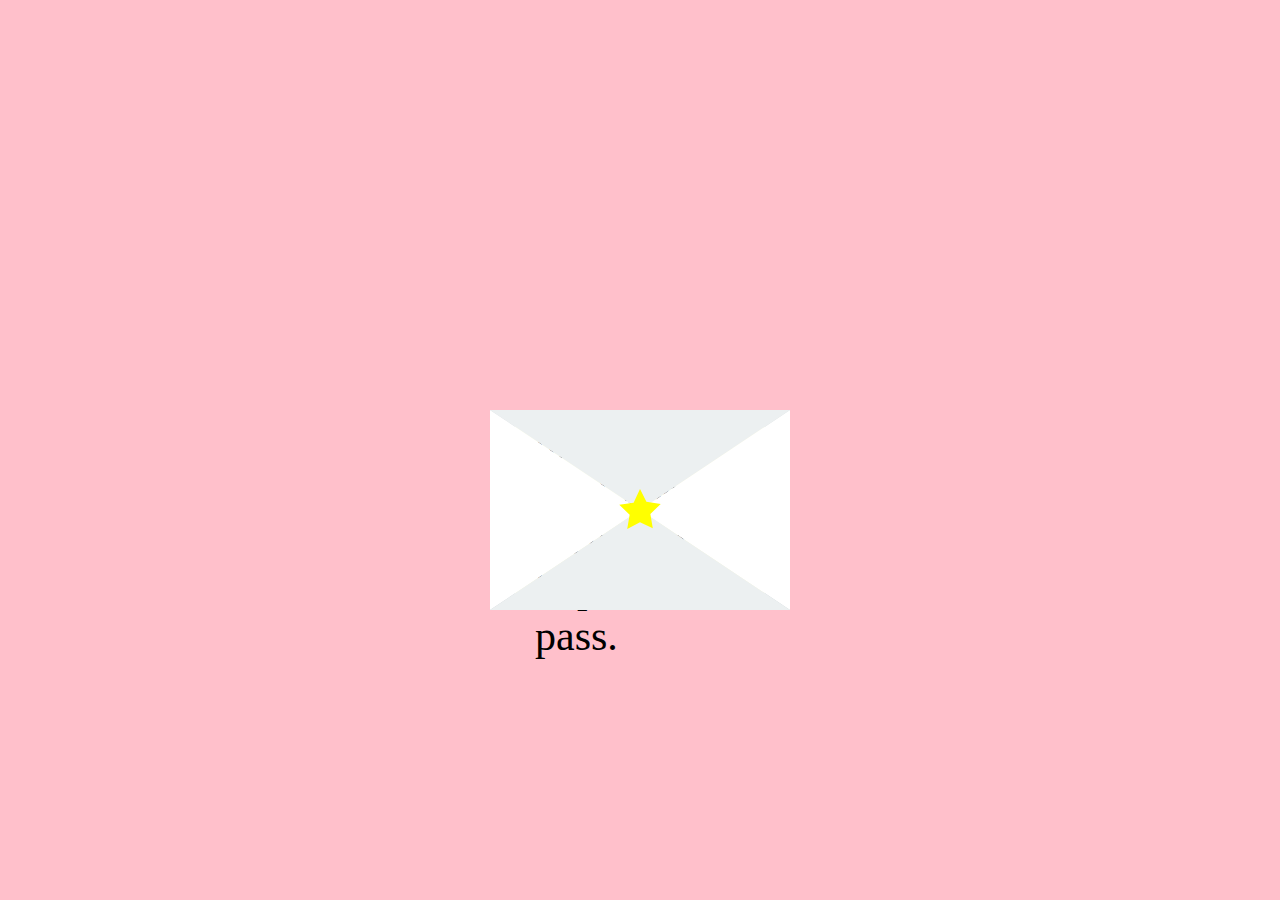
<file: utama.html>
<!DOCTYPE html>
<html lang="en">
  <head>
    <meta charset="UTF-8">
    <meta name="viewport" content="width=device-width, initial-scale=1.0">
    <link rel="stylesheet" href="valentines-day-card.css">
    <title>Document</title>
  </head>
  <body>

    <!-- SVG SYMBOL STAR -->
    <svg style="position: absolute; width: 0; height: 0; overflow: hidden;" 
         version="1.1" xmlns="http://www.w3.org/2000/svg" 
         xmlns:xlink="http://www.w3.org/1999/xlink">
      <defs>
        <symbol id="icon-star" viewBox="0 0 32 32">
          <title>star</title>
          <path d="M16 2.5l4.09 8.29 9.16 1.33-6.62 6.45 1.56 9.09L16 23.77l-8.19 4.39 
                   1.56-9.09-6.62-6.45 9.16-1.33L16 2.5z"/>
        </symbol>
      </defs>
    </svg>

    <div class="container">
      <a class="envelope-wrapper js-open-envelope" href="#">
        <div class="envelope tossing">

          <div class="envelope__side envelope__side--top"></div>

          <div class="envelope__card">
            <p class="enveloper__card-text">
              hii it's last day! good luck ca, i hope we all pass.<br/>
            </p>
          </div>

          <div class="envelope__side envelope__side--right"></div>
          <div class="envelope__side envelope__side--left"></div>
          <div class="envelope__side envelope__side--bottom"></div>

          <!-- ICON STAR -->
          <svg class="heart">
            <use xlink:href="#icon-star"></use>
          </svg>

        </div>
      </a>
    </div>

    <script src="jquery.js"></script>
    <script src="valentines-day-card.js"></script>
  </body>
</html>
</file>
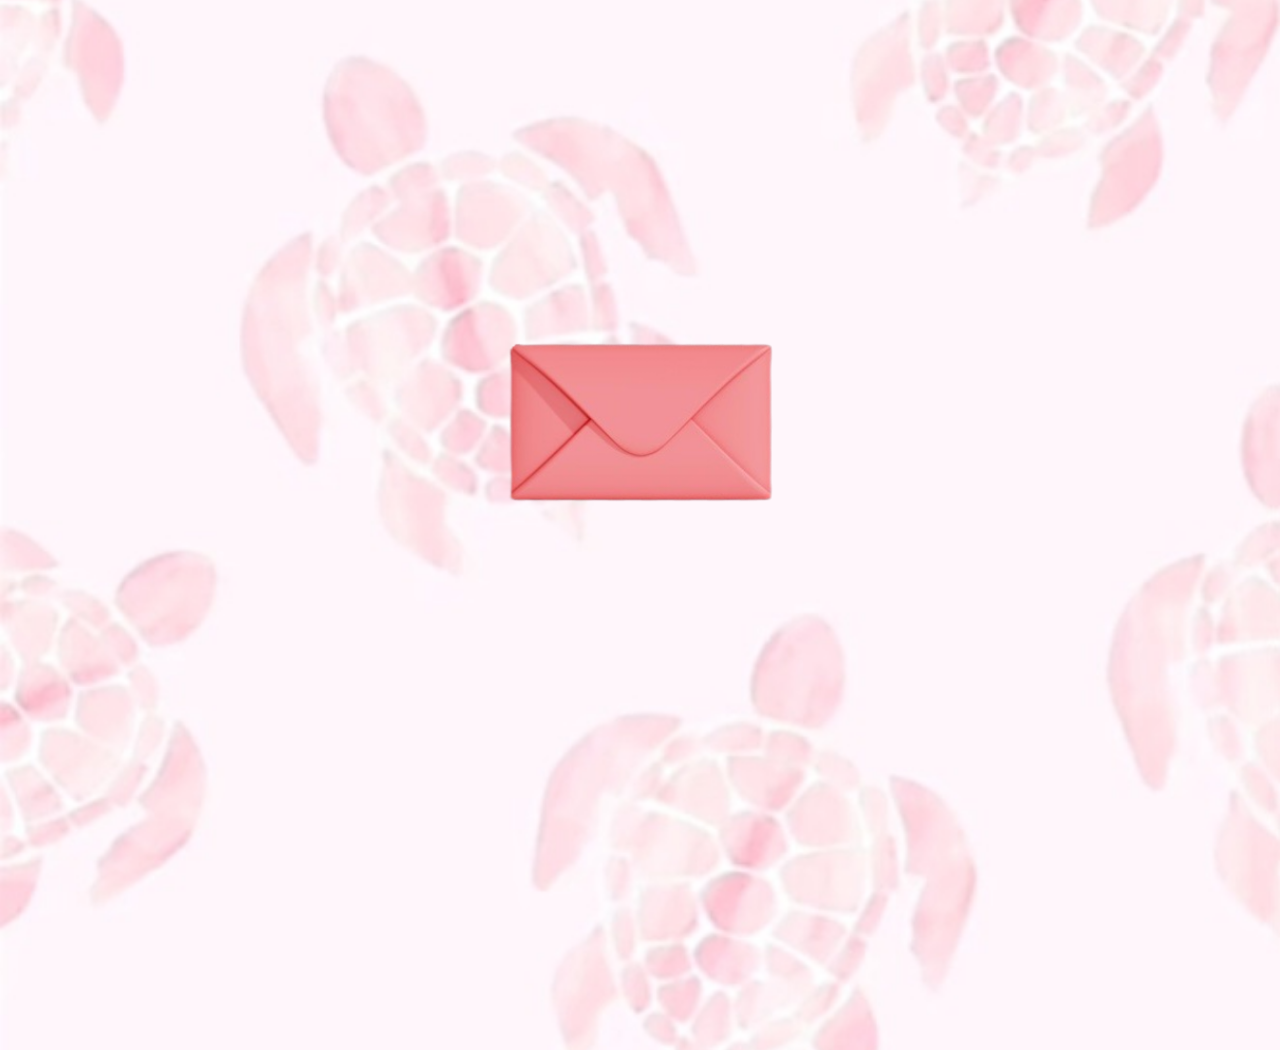
<file: Utama.html>
<!DOCTYPE html>
<html lang="id">
<head>
<meta charset="UTF-8">
<title>message for u</title>
<style>
        body, html {
            margin: 0;
            padding: 0;
            width: 100%;
            height: 100vh;
            font-family: Arial, sans-serif;
            background: url('bg.jpg') no-repeat center center fixed;
            background-size: cover;
            display: flex;
            flex-direction: column;
            align-items: center;
            justify-content: center;
            padding-bottom: 150px; 
        }

    .container{
        position:relative;
        text-align:center;
        cursor:pointer;
    }
    #closedEnvelope, #openEnvelope {
        width:280px;
        transition:opacity .7s;
    }
    #openEnvelope{
        position:absolute;
        top:0;
        left:0;
        opacity:0;
    }
    .letter{
        width:240px;
        background:white;
        padding:20px;
        border-radius:6px;
        box-shadow:0 4px 15px rgba(0,0,0,0.2);
        position:absolute;
        top:60px;
        left:50%;
        transform:translateX(-50%) translateY(40px);
        opacity:0;
        transition:all .8s;
    }
    .container.clicked #closedEnvelope{
        opacity:0;
    }
    .container.clicked #openEnvelope{
        opacity:1;
    }
    .container.clicked .letter{
        opacity:1;
        transform:translateX(-50%) translateY(-10px);
    }
</style>
</head>
<body>
  
<audio class="song" loop autoplay>
        <source src="music.mp4">
        </source>
        Your browser isn't invited for super fun audio time.
    </audio>

<div class="container" onclick="this.classList.add('clicked')">
    <img id="closedEnvelope" src="envelope-closed.jpg" alt="Amplop Tertutup">
    <img id="openEnvelope" src="envelope-open.jpg" alt="Amplop Terbuka">

    <div class="letter">
        <h3>hii ca!</h3>
        <p>
          good luck upraknya, I hope we all pass!! don't forget to pray.
            do ur best,no matter the result u are learning and improving.
        </p>
    </div>
</div>

</body>
</html>
</file>
<file: valentines-day-card.css>
body {
  background-color: pink;
}

.container {
  width: 100%;
  height: 100%;
}

.envelope-wrapper {
  position: absolute;
  top: 50%;
  left: 50%;
  display: block;
  transform: translate(-50%, -20%);
}

.envelope {
  position: relative;
  display: block;
  width: 300px;
  height: 200px;
  margin: auto;
  background-color: #C9D0D2;
}

.envelope .envelope__card {
  position: absolute;
  bottom: 0;
  display: block;
  width: 250px;
  height: 200px;
  margin: 0 25px;
  background-color: #f5f6d6;
}

.envelope .envelope__card.open {
  -webkit-animation: cardJump .5s ease .5s forwards;
  -o-animation: cardJump .5s ease .5s forwards;
  animation: cardJump .5s ease .5s forwards;
  z-index: 1;
}

.envelope .enveloper__card-text {
  padding: 10px 20px;
  font-size: 42px;
  margin: 0;
  color: black;
  font-family: 'Amatic SC', cursive;
}

.envelope .envelope__side {
  position: absolute;
  top: 0;
  width: 0;
  height: 0;
  border-style: solid;
  z-index: 2;
}

.envelope .envelope__side--left {
  left: 0;
  border-width: 100px 0 100px 150px;
  border-color: transparent transparent transparent #ffffff;
}

.envelope .envelope__side--right {
  right: 0;
  border-width: 100px 150px 100px 0;
  border-color: transparent #ffffff transparent transparent;
}

.envelope .envelope__side--bottom {
  top: auto;
  left: 0;
  bottom: 0;
  border-width: 0 150px 100px 150px;
  border-color: transparent transparent #ecf0f1 transparent;
}

.envelope .envelope__side--top {
  top: 0;
  left: 0;
  bottom: auto;
  border-width: 100px 150px 0 150px;
  border-color: #ecf0f1 transparent transparent transparent;
  z-index: 1;
}

.envelope.open > .envelope__side--top {
  top: -100px;
  border-width: 0 150px 100px 150px;
  border-color: transparent transparent #C9D0D2 transparent;
}

.heart {
  position: relative;
  top: 50%;
  left: 50%;
  margin-top: -25%;
  margin-left: -25px;
  width: 50px;
  fill: yellow;
  z-index: 2;
  transition: 0.2s;
}

.envelope:hover .heart {
  transform: scale(1.2);
  trasition: .5s ease;
}

.envelope.open:hover .heart {
  transform: none;
}

.tossing{
  animation-name: tossing;
  -webkit-animation-name: tossing;

  animation-duration: .5s;
  -webkit-animation-duration: .5s;

  animation-iteration-count: infinite;
  -webkit-animation-iteration-count: infinite;

  -webkit-animation-timing-function: ease;
  animation-timing-function: ease;
}

@keyframes tossing {
  0% {
      transform: rotate(-4deg);
  }
  50% {
      transform: rotate(4deg);
  }
  100% {
      transform: rotate(-4deg);
  }
}

@-webkit-keyframes tossing {
  0% {
      -webkit-transform: rotate(-4deg);
  }
  50% {
      -webkit-transform: rotate(4deg);
  }
  100% {
      -webkit-transform: rotate(-4deg);
  }
}

@keyframes cardJump {
  from {
      transform: translateY(0);
  }
  to {
      transform: translateY(-200px);
  }
}

@-webkit-keyframes cardJump {
  from {
      -webkit-transform: translateY(0);
  }
  to {
      -webkit-transform: translateY(-200px);
  }
}
</file>
